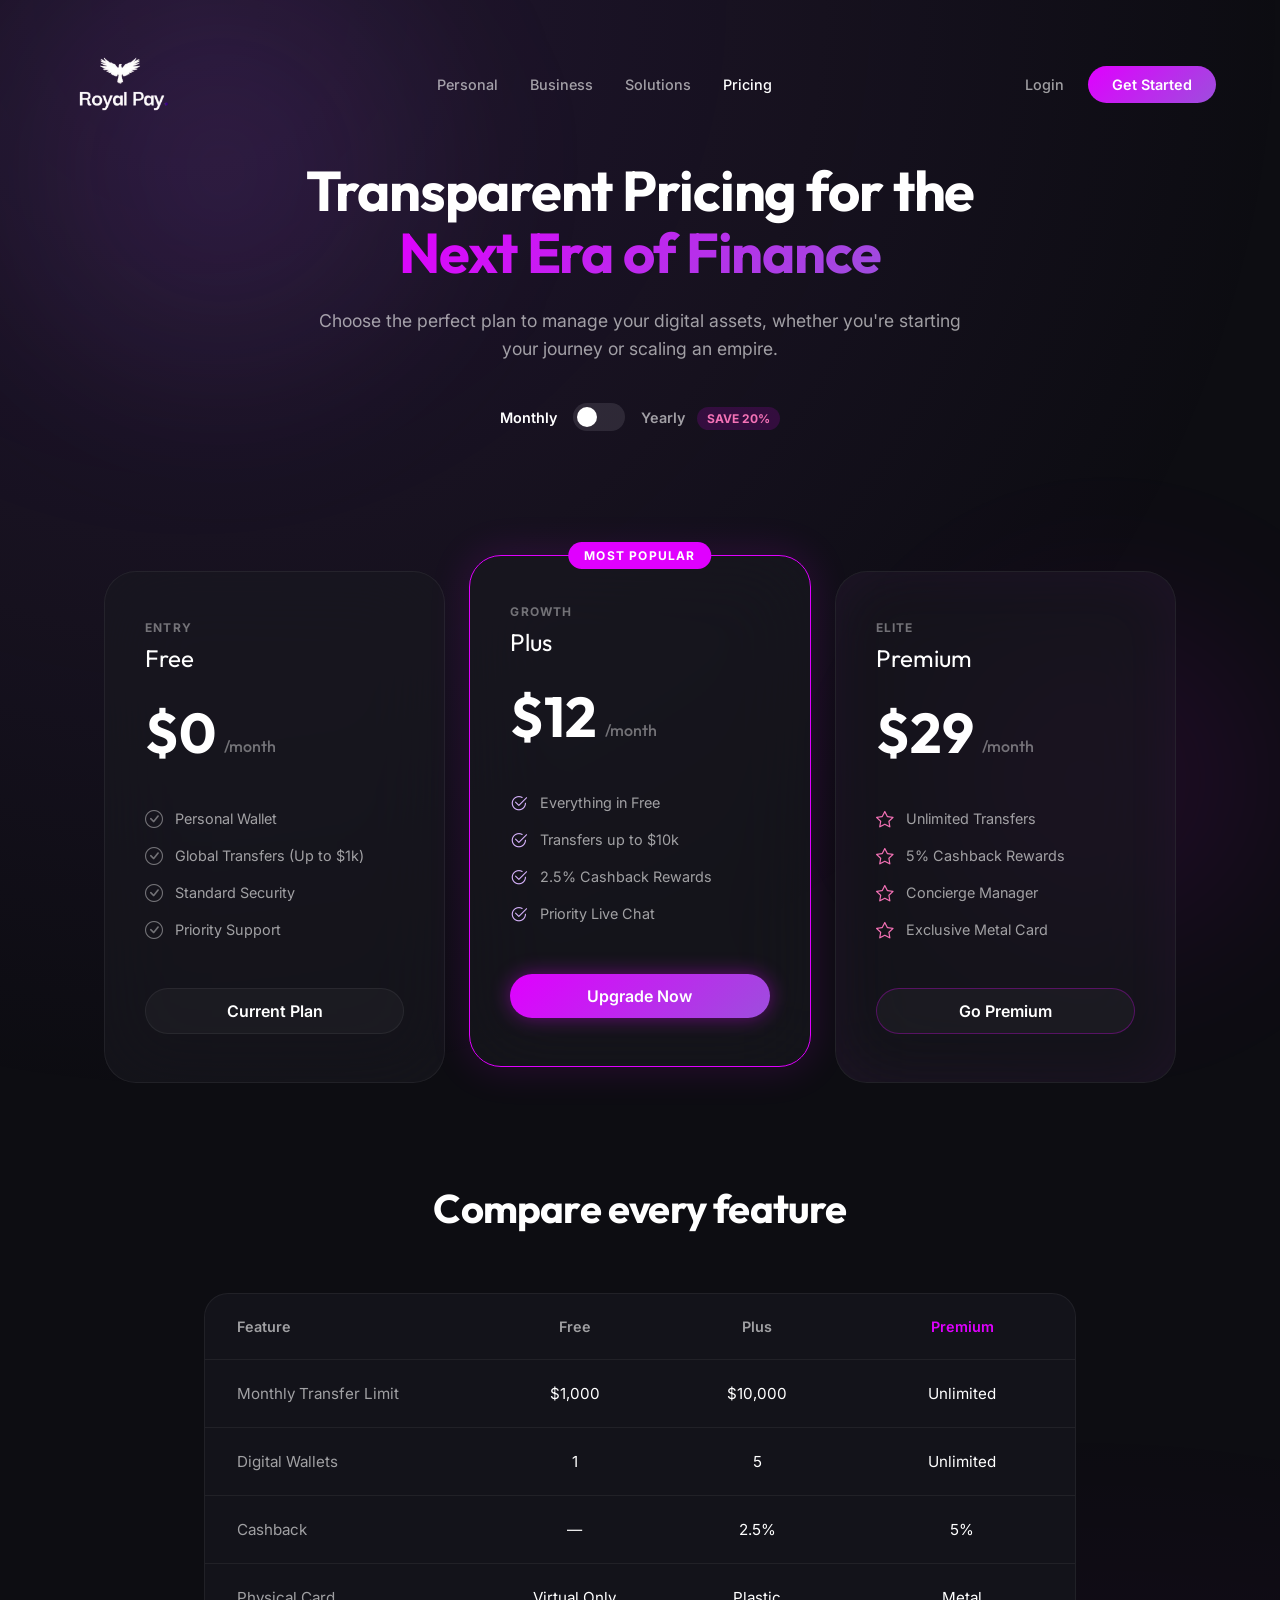
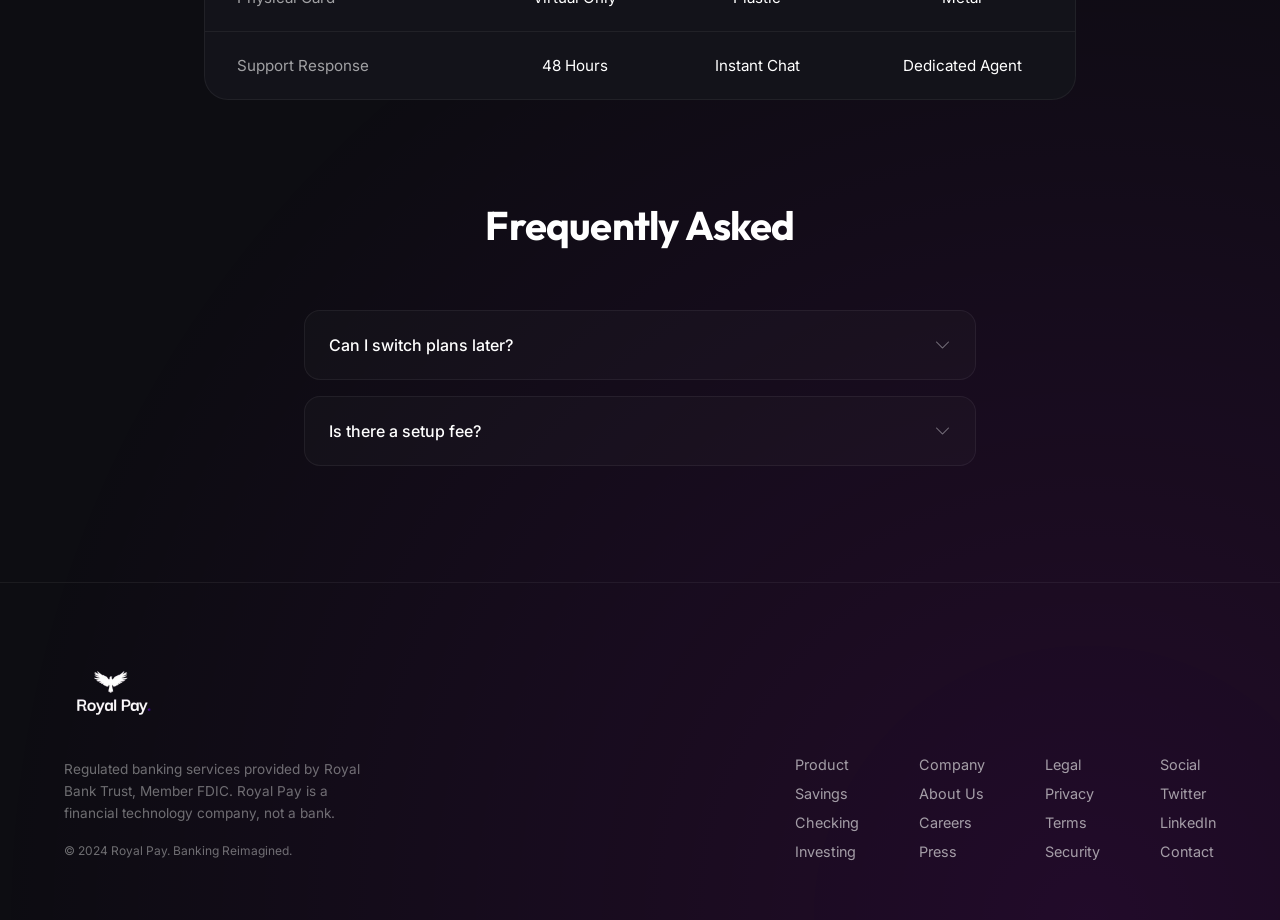
<file: pages/pricing.html>
<!DOCTYPE html>
<html lang="en">
<head>
  <meta charset="UTF-8">
  <meta name="viewport" content="width=device-width, initial-scale=1.0">
  <title>Pricing - Royal Pay</title>
  
  <link rel="stylesheet" href="../Css/global.css">
  <link rel="stylesheet" href="../Css/index.css">
  <link rel="stylesheet" href="../Css/pricing.css">
  <link rel="stylesheet" href="https://cdn.jsdelivr.net/npm/bootstrap-icons@1.11.3/font/bootstrap-icons.min.css">
</head>
<body class="pricing-page">

  <!-- Global Navbar -->
  <nav class="navbar">
    <div class="nav-brand"><a href="../index.html"><img src="../Images/Logo/royal-pay-white.png" alt="Royal Pay" style="width: 120px; display: block;"></a></div>
    <ul class="nav-links">
      <li><a href="#">Personal</a></li>
      <li><a href="#">Business</a></li>
      <li><a href="./solutions.html">Solutions</a></li>
      <li><a href="./pricing.html" class="active">Pricing</a></li>
    </ul>
    <div class="nav-actions">
      <a href="./login.html" class="nav-login">Login</a>
      <a href="./signup.html" class="nav-cta">Get Started</a>
    </div>
  </nav>

  <!-- Pricing Header -->
  <header class="pricing-header">
    <h1>Transparent Pricing for the <span class="text-gradient">Next Era of Finance</span></h1>
    <p>Choose the perfect plan to manage your digital assets, whether you're starting your journey or scaling an empire.</p>
    
    <div class="billing-toggle">
      <span class="billing-label active">Monthly</span>
      <label class="switch">
        <input type="checkbox">
        <span class="slider"></span>
      </label>
      <span class="billing-label">Yearly <span class="badge-save">SAVE 20%</span></span>
    </div>
  </header>

  <!-- Pricing Grid -->
  <section class="pricing-grid">
    
    <!-- Free Tier -->
    <div class="pricing-card">
      <div class="plan-tier">ENTRY</div>
      <div class="plan-name">Free</div>
      <div class="plan-price">$0 <span>/month</span></div>
      
      <ul class="plan-features">
        <li><i class="bi bi-check-circle"></i> Personal Wallet</li>
        <li><i class="bi bi-check-circle"></i> Global Transfers (Up to $1k)</li>
        <li><i class="bi bi-check-circle"></i> Standard Security</li>
        <li><i class="bi bi-check-circle"></i> Priority Support</li>
      </ul>
      
      <a href="#" class="btn-secondary" style="width: 100%;">Current Plan</a>
    </div>

    <!-- Plus Tier -->
    <div class="pricing-card popular">
      <div class="badge-popular">Most Popular</div>
      <div class="plan-tier">GROWTH</div>
      <div class="plan-name">Plus</div>
      <div class="plan-price">$12 <span>/month</span></div>
      
      <ul class="plan-features">
        <li><i class="bi bi-check2-circle"></i> Everything in Free</li>
        <li><i class="bi bi-check2-circle"></i> Transfers up to $10k</li>
        <li><i class="bi bi-check2-circle"></i> 2.5% Cashback Rewards</li>
        <li><i class="bi bi-check2-circle"></i> Priority Live Chat</li>
      </ul>
      
      <a href="#" class="btn-primary" style="width: 100%; box-shadow: 0 0 20px rgba(224,0,255,0.4);">Upgrade Now</a>
    </div>

    <!-- Premium Tier -->
    <div class="pricing-card" style="box-shadow: inset 0 0 60px rgba(224,0,255,0.05);">
      <div class="plan-tier">ELITE</div>
      <div class="plan-name">Premium</div>
      <div class="plan-price">$29 <span>/month</span></div>
      
      <ul class="plan-features">
        <li><i class="bi bi-star"></i> Unlimited Transfers</li>
        <li><i class="bi bi-star"></i> 5% Cashback Rewards</li>
        <li><i class="bi bi-star"></i> Concierge Manager</li>
        <li><i class="bi bi-star"></i> Exclusive Metal Card</li>
      </ul>
      
      <a href="#" class="btn-secondary" style="width: 100%; border-color: rgba(224,0,255,0.3);">Go Premium</a>
    </div>
  </section>

  <!-- Compare Table -->
  <section class="compare-section">
    <h2>Compare every feature</h2>
    <div class="compare-table-wrapper">
      <table class="compare-table">
        <thead>
          <tr>
            <th>Feature</th>
            <th>Free</th>
            <th>Plus</th>
            <th style="color: var(--accent-magenta);">Premium</th>
          </tr>
        </thead>
        <tbody>
          <tr>
            <td>Monthly Transfer Limit</td>
            <td>$1,000</td>
            <td>$10,000</td>
            <td>Unlimited</td>
          </tr>
          <tr>
            <td>Digital Wallets</td>
            <td>1</td>
            <td>5</td>
            <td>Unlimited</td>
          </tr>
          <tr>
            <td>Cashback</td>
            <td>—</td>
            <td>2.5%</td>
            <td>5%</td>
          </tr>
          <tr>
            <td>Physical Card</td>
            <td>Virtual Only</td>
            <td>Plastic</td>
            <td>Metal</td>
          </tr>
          <tr>
            <td>Support Response</td>
            <td>48 Hours</td>
            <td>Instant Chat</td>
            <td>Dedicated Agent</td>
          </tr>
        </tbody>
      </table>
    </div>
  </section>

  <!-- FAQ Section -->
  <section class="faq-section">
    <h2>Frequently Asked</h2>
    
    <div class="faq-item">
      <span class="faq-question">Can I switch plans later?</span>
      <i class="bi bi-chevron-down faq-icon"></i>
    </div>
    
    <div class="faq-item">
      <span class="faq-question">Is there a setup fee?</span>
      <i class="bi bi-chevron-down faq-icon"></i>
    </div>
  </section>

  <!-- Global Footer -->
  <footer class="site-footer">
    <div class="footer-brand">
      <h2><img src="../Images/Logo/royal-pay-white.png" alt="Royal Pay" style="width: 100px; display: block; margin-bottom: 12px;"></h2>
      <p>Regulated banking services provided by Royal Bank Trust, Member FDIC. Royal Pay is a financial technology company, not a bank.</p>
      <p style="margin-top: 16px; font-size: 0.75rem;">&copy; 2024 Royal Pay. Banking Reimagined.</p>
    </div>
    <div class="footer-links">
      <div class="footer-col">
        <a href="#">Product</a>
        <a href="#">Savings</a>
        <a href="#">Checking</a>
        <a href="#">Investing</a>
      </div>
      <div class="footer-col">
        <a href="#">Company</a>
        <a href="#">About Us</a>
        <a href="#">Careers</a>
        <a href="#">Press</a>
      </div>
      <div class="footer-col">
        <a href="#">Legal</a>
        <a href="#">Privacy</a>
        <a href="#">Terms</a>
        <a href="#">Security</a>
      </div>
      <div class="footer-col">
        <a href="#">Social</a>
        <a href="#">Twitter</a>
        <a href="#">LinkedIn</a>
        <a href="#">Contact</a>
      </div>
    </div>
  </footer>

</body>
</html>
</file>
<file: Css/global.css>
@import url('https://fonts.googleapis.com/css2?family=Inter:wght@400;500;600;700;800&family=Outfit:wght@400;500;600;700;800;900&display=swap');

:root {
  /* Royal Pay Ultra-Premium Tokens */
  
  /* Backgrounds */
  --bg-base: #0d0d12;
  --bg-surface: #13131a;
  --bg-surface-elevated: #1c1c26;
  --bg-glass: rgba(255, 255, 255, 0.03);
  --bg-glass-hover: rgba(255, 255, 255, 0.06);

  /* Borders */
  --border-subtle: rgba(255, 255, 255, 0.06);
  --border-strong: rgba(255, 255, 255, 0.12);
  
  /* Typography */
  --text-primary: #ffffff;
  --text-secondary: rgba(255, 255, 255, 0.6);
  --text-muted: rgba(255, 255, 255, 0.4);
  
  /* Accents */
  --accent-purple: #9d4edd;
  --accent-magenta: #e000ff;
  --accent-gradient: linear-gradient(135deg, var(--accent-magenta), var(--accent-purple));
  
  /* Status */
  --success: #10b981;
  --danger: #ef4444;
  --warning: #f59e0b;
  
  /* Shadows & Glows */
  --shadow-card: 0 24px 48px -12px rgba(0, 0, 0, 0.5);
  --glow-primary: 0 0 40px rgba(224, 0, 255, 0.2);
  --glow-purple: 0 0 60px rgba(157, 78, 221, 0.15);
}

/* Base Resets */
*, *::before, *::after {
  box-sizing: border-box;
  margin: 0;
  padding: 0;
}

html {
  scroll-behavior: smooth;
  font-family: 'Inter', -apple-system, sans-serif;
  background-color: var(--bg-base);
  color: var(--text-primary);
  -webkit-font-smoothing: antialiased;
}

body {
  min-height: 100vh;
  overflow-x: hidden;
  background: radial-gradient(circle at 15% 0%, rgba(157, 78, 221, 0.15) 0%, transparent 40%),
              radial-gradient(circle at 85% 100%, rgba(224, 0, 255, 0.1) 0%, transparent 40%);
  background-color: transparent;
}

h1, h2, h3, h4, h5, h6 {
  font-family: 'Outfit', sans-serif;
  font-weight: 700;
  letter-spacing: -0.02em;
}

a {
  color: inherit;
  text-decoration: none;
  transition: all 0.2s ease;
}

ul {
  list-style: none;
}

/* Reusable Glass Components */
.glass-panel {
  background: var(--bg-glass);
  backdrop-filter: blur(24px);
  -webkit-backdrop-filter: blur(24px);
  border: 1px solid var(--border-subtle);
  border-radius: 24px;
  box-shadow: var(--shadow-card);
}

.text-gradient {
  background: var(--accent-gradient);
  -webkit-background-clip: text;
  -webkit-text-fill-color: transparent;
  background-clip: text;
}

/* Buttons */
.btn-primary {
  background: var(--accent-gradient);
  color: #fff;
  padding: 12px 28px;
  border-radius: 99px;
  font-weight: 600;
  font-family: 'Inter', sans-serif;
  border: none;
  cursor: pointer;
  box-shadow: var(--glow-primary);
  transition: transform 0.2s ease, box-shadow 0.2s ease;
  display: inline-flex;
  align-items: center;
  justify-content: center;
}

.btn-primary:hover {
  transform: translateY(-2px);
  box-shadow: 0 0 50px rgba(224, 0, 255, 0.3);
}

.btn-secondary {
  background: var(--bg-glass);
  color: var(--text-primary);
  padding: 12px 28px;
  border-radius: 99px;
  font-weight: 600;
  border: 1px solid var(--border-subtle);
  cursor: pointer;
  transition: background 0.2s ease;
  display: inline-flex;
  align-items: center;
  justify-content: center;
}

.btn-secondary:hover {
  background: var(--bg-glass-hover);
}

/* Forms */
.input-group {
  display: flex;
  flex-direction: column;
  gap: 8px;
}

.input-group label {
  font-size: 0.85rem;
  font-weight: 500;
  color: var(--text-secondary);
}

.input-field {
  background: var(--bg-surface);
  border: 1px solid var(--border-strong);
  color: var(--text-primary);
  padding: 16px 20px;
  border-radius: 12px;
  font-family: 'Inter', sans-serif;
  font-size: 1rem;
  transition: border-color 0.2s ease, box-shadow 0.2s ease;
}

.input-field:focus {
  outline: none;
  border-color: var(--accent-purple);
  box-shadow: 0 0 0 3px rgba(157, 78, 221, 0.15);
}

.input-field::placeholder {
  color: var(--text-muted);
}

/* Animated Background Bloops */
@keyframes floatBloop {
  0% {
    transform: translate(0, 0) scale(1);
    opacity: 0.5;
  }
  33% {
    transform: translate(30px, -50px) scale(1.1);
    opacity: 0.8;
  }
  66% {
    transform: translate(-20px, 20px) scale(0.9);
    opacity: 0.6;
  }
  100% {
    transform: translate(0, 0) scale(1);
    opacity: 0.5;
  }
}

.auth-page::before,
body.pricing-page::before,
body.solutions-page::before {
  content: '';
  position: fixed;
  top: -20%; left: -10%;
  width: 700px; height: 700px;
  background: radial-gradient(circle, rgba(157, 78, 221, 0.15) 0%, transparent 60%);
  pointer-events: none;
  z-index: -1;
  animation: floatBloop 15s ease-in-out infinite;
  filter: blur(60px);
}

.auth-page::after,
body.pricing-page::after,
body.solutions-page::after {
  content: '';
  position: fixed;
  bottom: -20%; right: -10%;
  width: 600px; height: 600px;
  background: radial-gradient(circle, rgba(224, 0, 255, 0.1) 0%, transparent 60%);
  pointer-events: none;
  z-index: -1;
  animation: floatBloop 18s ease-in-out infinite reverse;
  filter: blur(60px);
}

/* ── Glowing Blobs (Used in dashboard) ── */
.blob {
  position: absolute;
  border-radius: 50%;
  filter: blur(80px);
  z-index: 0;
  pointer-events: none;
  opacity: 0.6;
}

.blob-one {
  width: 400px;
  height: 400px;
  background: radial-gradient(circle, rgba(128,63,198,0.2), transparent 70%);
  top: -100px;
  left: -100px;
  animation: floatBloop 12s ease-in-out infinite alternate;
}

.blob-two {
  width: 500px;
  height: 500px;
  background: radial-gradient(circle, rgba(92,219,179,0.15), transparent 70%);
  bottom: -150px;
  right: -100px;
  animation: floatBloop 15s ease-in-out infinite alternate-reverse;
}
</file>
<file: Css/index.css>
/* ─── Global Navbar ──────────────────────────────────────────────────────────── */
.navbar {
  display: flex;
  justify-content: space-between;
  align-items: center;
  padding: 24px 5%;
  position: absolute;
  top: 0; left: 0; right: 0;
  z-index: 100;
}

.nav-brand {
  font-family: 'Outfit', sans-serif;
  font-size: 1.5rem;
  font-weight: 800;
  color: #fff;
  letter-spacing: -0.02em;
}

.nav-brand img {
width: 120px;
}

.nav-links {
  display: flex;
  gap: 32px;
}

.nav-links a {
  color: var(--text-secondary);
  font-size: 0.9rem;
  font-weight: 500;
}

.nav-links a:hover, .nav-links a.active {
  color: var(--text-primary);
}

.nav-actions {
  display: flex;
  align-items: center;
  gap: 24px;
}

.nav-login {
  color: var(--text-secondary);
  font-weight: 500;
  font-size: 0.9rem;
}

.nav-login:hover {
  color: var(--text-primary);
}

.nav-cta {
  background: var(--accent-gradient);
  color: #fff;
  padding: 10px 24px;
  border-radius: 99px;
  font-size: 0.9rem;
  font-weight: 600;
}

/* ─── Hero Section ───────────────────────────────────────────────────────────── */
.hero {
  padding: 160px 5% 100px;
  display: grid;
  grid-template-columns: 1fr 1fr;
  gap: 80px;
  align-items: center;
  position: relative;
  z-index: 10;
}

.hero-pill {
  display: inline-flex;
  align-items: center;
  gap: 8px;
  padding: 6px 16px;
  background: rgba(255,255,255,0.05);
  border: 1px solid var(--border-subtle);
  border-radius: 99px;
  font-size: 0.8rem;
  color: var(--text-secondary);
  margin-bottom: 24px;
}

.hero h1 {
  font-size: 4.5rem;
  line-height: 1.1;
  margin-bottom: 24px;
}

.hero p {
  font-size: 1.125rem;
  color: var(--text-secondary);
  line-height: 1.6;
  margin-bottom: 40px;
  max-width: 480px;
}

.hero-actions {
  display: flex;
  gap: 16px;
}

/* Balance Card */
.balance-card-wrapper {
  position: relative;
  width: 340px; /* Base width */
  margin: 0 auto;
  perspective: 1000px;
}

.balance-card {
  background: rgba(20, 20, 28, 0.8);
  backdrop-filter: blur(24px);
  border: 1px solid var(--border-strong);
  border-radius: 20px; /* Standard cards have tighter radii */
  padding: 24px;
  box-shadow: 0 40px 80px rgba(0,0,0,0.5), inset 0 2px 20px rgba(255,255,255,0.05);
  position: relative;
  overflow: hidden;
  
  /* Enforce ATM Card Dimensions (Aspect Ratio 1.586) */
  aspect-ratio: 1.586;
  width: 100%;
  display: flex;
  flex-direction: column;
  justify-content: space-between;
}

.balance-card::before {
  content: '';
  position: absolute;
  top: 0; left: 0; right: 0; bottom: 0;
  background: radial-gradient(circle at top right, rgba(157, 78, 221, 0.2), transparent 70%);
  pointer-events: none;
}

.card-logo {
  font-family: 'Outfit', sans-serif;
  font-weight: 700;
  font-size: 1.25rem;
  /* Removed margin-bottom since flex-space handles distribution */
}

.card-label {
  font-size: 0.75rem;
  color: var(--text-muted);
  text-transform: uppercase;
  letter-spacing: 0.1em;
  margin-bottom: 4px;
}

.card-balance {
  font-size: 2.5rem;
  font-weight: 700;
  font-family: 'Outfit', sans-serif;
  margin-bottom: 80px;
}

.card-chip {
  width: 40px;
  height: 28px;
  background: rgba(255,255,255,0.1);
  border-radius: 6px;
}

/* ─── Bento Grid Features ────────────────────────────────────────────────────── */
.features {
  padding: 80px 5%;
  display: grid;
  grid-template-columns: repeat(2, 1fr);
  gap: 24px;
}

.bento-card {
  background: var(--bg-surface);
  border: 1px solid var(--border-subtle);
  border-radius: 24px;
  padding: 40px;
  display: flex;
  flex-direction: column;
  position: relative;
  overflow: hidden;
}

.bento-card-large {
  grid-column: span 2;
  display: grid;
  grid-template-columns: 1fr 1fr;
  gap: 40px;
  align-items: center;
}

.bento-icon {
  width: 48px;
  height: 48px;
  background: rgba(255,255,255,0.05);
  border-radius: 12px;
  display: flex;
  align-items: center;
  justify-content: center;
  margin-bottom: 24px;
  font-size: 20px;
}

.bento-card h3 {
  font-size: 1.75rem;
  margin-bottom: 16px;
}

.bento-card p {
  color: var(--text-secondary);
  line-height: 1.6;
  margin-bottom: 24px;
}

.bento-list {
  display: flex;
  flex-direction: column;
  gap: 12px;
}

.bento-list li {
  display: flex;
  align-items: center;
  gap: 8px;
  font-size: 0.85rem;
  color: var(--text-secondary);
}

.bento-list i {
  color: var(--success);
}

.pill-group {
  display: flex;
  gap: 12px;
  flex-wrap: wrap;
}

.pill {
  padding: 6px 16px;
  background: rgba(255,255,255,0.05);
  border-radius: 99px;
  font-size: 0.8rem;
  color: var(--text-secondary);
  border: 1px solid var(--border-subtle);
}

/* Graphic elements inside bento */
.bento-graphic {
  background: var(--bg-surface-elevated);
  border: 1px solid var(--border-strong);
  border-radius: 16px;
  padding: 24px;
  display: flex;
  flex-direction: column;
  gap: 16px;
}

.chart-header {
  text-align: center;
}

.chart-header .label {
  font-size: 0.75rem;
  color: var(--text-muted);
  text-transform: uppercase;
  letter-spacing: 0.1em;
}

.chart-header .value {
  font-size: 2rem;
  font-weight: 700;
  font-family: 'Outfit', sans-serif;
  margin: 4px 0;
}

.chart-header .change {
  color: var(--accent-magenta);
  font-size: 0.85rem;
  font-weight: 600;
}

.bars {
  display: flex;
  align-items: flex-end;
  justify-content: center;
  gap: 8px;
  height: 80px;
}

.bar {
  width: 12px;
  background: rgba(255,255,255,0.1);
  border-radius: 4px;
}
.bar:last-child {
  background: var(--accent-purple);
  box-shadow: 0 0 16px var(--accent-purple);
}

.progress-row {
  display: flex;
  flex-direction: column;
  gap: 8px;
}
.progress-label {
  display: flex;
  justify-content: space-between;
  font-size: 0.85rem;
  color: var(--text-secondary);
}
.progress-bar-bg {
  height: 6px;
  background: rgba(255,255,255,0.1);
  border-radius: 99px;
  overflow: hidden;
}
.progress-fill {
  height: 100%;
  background: var(--accent-magenta);
  border-radius: 99px;
}

/* ─── Footer CTA ─────────────────────────────────────────────────────────────── */
.footer-cta {
  margin: 80px 5%;
  background: linear-gradient(180deg, var(--bg-surface), var(--bg-base));
  border: 1px solid var(--border-strong);
  border-radius: 32px;
  padding: 80px 5%;
  text-align: center;
  display: flex;
  flex-direction: column;
  align-items: center;
}

.footer-cta h2 {
  font-size: 3rem;
  margin-bottom: 24px;
}

.footer-cta p {
  color: var(--text-secondary);
  font-size: 1.1rem;
  margin-bottom: 40px;
  max-width: 400px;
}

.rating-widget {
  display: flex;
  align-items: center;
  gap: 16px;
  margin-left: 24px;
}

.avatars {
  display: flex;
}
.avatars img {
  width: 32px; height: 32px;
  border-radius: 50%;
  border: 2px solid var(--bg-base);
  margin-left: -12px;
}
.avatars img:first-child { margin-left: 0; }

.rating-text {
  text-align: left;
  font-size: 0.8rem;
  color: var(--text-secondary);
  line-height: 1.4;
}

.cta-action-row {
  display: flex;
  align-items: center;
}

/* ─── Global Footer ──────────────────────────────────────────────────────────── */
.site-footer {
  padding: 60px 5%;
  border-top: 1px solid var(--border-subtle);
  display: flex;
  justify-content: space-between;
  align-items: flex-end;
}

.footer-brand h2 {
  font-size: 1.5rem;
  margin-bottom: 16px;
}

.footer-brand p {
  color: var(--text-muted);
  font-size: 0.85rem;
  max-width: 300px;
  line-height: 1.6;
}

.footer-links {
  display: flex;
  gap: 60px;
}

.footer-col {
  display: flex;
  flex-direction: column;
  gap: 12px;
}

.footer-col a {
  color: var(--text-secondary);
  font-size: 0.9rem;
}
.footer-col a:hover {
  color: var(--text-primary);
}

@media (max-width: 1024px) {
  .hero { grid-template-columns: 1fr; text-align: center; }
  .hero p { margin: 0 auto 40px auto; }
  .hero-actions { justify-content: center; }
  .features { grid-template-columns: 1fr; }
  .bento-card-large { grid-template-columns: 1fr; grid-column: span 1; }
  .site-footer { flex-direction: column; gap: 40px; align-items: flex-start; }
}

@media (max-width: 768px) {
  .navbar { flex-direction: column; gap: 16px; padding: 20px; }
  .nav-links { flex-wrap: wrap; justify-content: center; gap: 16px; }
  .hero h1 { font-size: 3rem; }
  .cta-section h2 { font-size: 2.5rem; }
  .balance-card-wrapper { max-width: 100%; transform: scale(0.9); }
  .footer-links { flex-wrap: wrap; gap: 32px; }
}

@media (max-width: 480px) {
  .nav-actions { flex-direction: column; width: 100%; gap: 12px; }
  .nav-login, .nav-cta { width: 100%; text-align: center; }
  .hero { padding: 180px 5% 60px; }
  .hero h1 { font-size: 2.25rem; }
  .hero-actions { flex-direction: column; width: 100%; gap: 16px; }
  .hero-actions .btn-primary, .hero-actions .btn-secondary { width: 100%; }
  .balance-card-wrapper { transform: scale(0.85); width: 100%; }
  .features { padding: 60px 5%; gap: 16px; }
  .bento-card { padding: 24px; }
  .bento-card h3 { font-size: 1.5rem; }
}

@media (max-width: 320px) {
  .hero h1 { font-size: 2rem; }
  .balance-card-wrapper { transform: scale(0.75); }
  .nav-links { gap: 12px; font-size: 0.9rem; }
}
</file>
<file: Css/pricing.css>
body.pricing-page {
  position: relative;
  background-color: transparent;
}

.pricing-header {
  text-align: center;
  padding: 160px 5% 60px;
  max-width: 800px;
  margin: 0 auto;
}

.pricing-header h1 {
  font-size: 3.5rem;
  line-height: 1.1;
  margin-bottom: 24px;
}

.pricing-header p {
  font-size: 1.1rem;
  color: var(--text-secondary);
  line-height: 1.6;
  margin-bottom: 40px;
}

/* Toggle Switch */
.billing-toggle {
  display: flex;
  align-items: center;
  justify-content: center;
  gap: 16px;
  margin-bottom: 80px;
}

.billing-label {
  font-size: 0.9rem;
  font-weight: 600;
  color: var(--text-secondary);
}

.billing-label.active {
  color: var(--text-primary);
}

.switch {
  position: relative;
  display: inline-block;
  width: 52px;
  height: 28px;
}

.switch input {
  opacity: 0;
  width: 0;
  height: 0;
}

.slider {
  position: absolute;
  cursor: pointer;
  top: 0; left: 0; right: 0; bottom: 0;
  background-color: rgba(255,255,255,0.1);
  transition: .4s;
  border-radius: 34px;
}

.slider:before {
  position: absolute;
  content: "";
  height: 20px;
  width: 20px;
  left: 4px;
  bottom: 4px;
  background-color: white;
  transition: .4s;
  border-radius: 50%;
}

input:checked + .slider {
  background-color: var(--accent-magenta);
}

input:checked + .slider:before {
  transform: translateX(24px);
}

.badge-save {
  background: rgba(224, 0, 255, 0.15);
  color: #f472b6;
  padding: 4px 10px;
  border-radius: 99px;
  font-size: 0.75rem;
  font-weight: 700;
  margin-left: 8px;
}

/* Pricing Grid */
.pricing-grid {
  display: grid;
  grid-template-columns: repeat(3, 1fr);
  gap: 24px;
  padding: 0 5% 100px;
  max-width: 1200px;
  margin: 0 auto;
}

.pricing-card {
  background: rgba(26, 26, 32, 0.6);
  backdrop-filter: blur(40px);
  -webkit-backdrop-filter: blur(40px);
  border: 1px solid var(--border-subtle);
  border-radius: 32px;
  padding: 48px 40px;
  display: flex;
  flex-direction: column;
  position: relative;
}

.pricing-card.popular {
  border: 1px solid var(--accent-magenta);
  box-shadow: 0 0 40px rgba(224, 0, 255, 0.15);
  transform: translateY(-16px);
}

.badge-popular {
  position: absolute;
  top: -14px;
  left: 50%;
  transform: translateX(-50%);
  background: var(--accent-magenta);
  color: #fff;
  padding: 6px 16px;
  border-radius: 99px;
  font-size: 0.75rem;
  font-weight: 700;
  letter-spacing: 0.1em;
  text-transform: uppercase;
  white-space: nowrap;
}

.plan-tier {
  font-size: 0.75rem;
  text-transform: uppercase;
  letter-spacing: 0.1em;
  color: var(--text-muted);
  font-weight: 700;
  margin-bottom: 8px;
}

.plan-name {
  font-size: 1.5rem;
  font-family: 'Outfit', sans-serif;
  margin-bottom: 24px;
}

.plan-price {
  font-size: 3.5rem;
  font-weight: 700;
  font-family: 'Outfit', sans-serif;
  margin-bottom: 40px;
  display: flex;
  align-items: flex-end;
}

.plan-price span {
  font-size: 1rem;
  color: var(--text-muted);
  font-weight: 500;
  margin-bottom: 12px;
  margin-left: 8px;
}

.plan-features {
  display: flex;
  flex-direction: column;
  gap: 16px;
  margin-bottom: 48px;
  flex: 1;
}

.plan-features li {
  display: flex;
  align-items: center;
  gap: 12px;
  font-size: 0.9rem;
  color: var(--text-secondary);
}

.plan-features i {
  color: var(--text-muted);
  font-size: 1.1rem;
}
.pricing-card.popular .plan-features i {
  color: #d8b4fe; /* Purple checkmarks */
}
.pricing-card:last-child .plan-features i {
  color: #f472b6; /* Magenta checkmarks */
}

/* Compare Table Section */
.compare-section {
  padding: 0 5% 100px;
  max-width: 1000px;
  margin: 0 auto;
}

.compare-section h2 {
  text-align: center;
  font-size: 2.5rem;
  margin-bottom: 60px;
}

.compare-table-wrapper {
  background: var(--bg-surface);
  border: 1px solid var(--border-subtle);
  border-radius: 24px;
  overflow: hidden;
}

.compare-table {
  width: 100%;
  border-collapse: collapse;
}

.compare-table th, .compare-table td {
  padding: 24px 32px;
  text-align: center;
  border-bottom: 1px solid var(--border-subtle);
}

.compare-table th:first-child, .compare-table td:first-child {
  text-align: left;
}

.compare-table th {
  font-weight: 600;
  font-size: 0.9rem;
  color: var(--text-secondary);
}

.compare-table td {
  font-size: 0.95rem;
}

.compare-table td:first-child {
  color: var(--text-secondary);
}

.compare-table tr:last-child td {
  border-bottom: none;
}

/* FAQ Section */
.faq-section {
  padding: 0 5% 100px;
  max-width: 800px;
  margin: 0 auto;
}

.faq-section h2 {
  text-align: center;
  font-size: 2.5rem;
  margin-bottom: 60px;
}

.faq-item {
  background: rgba(255,255,255,0.02);
  border: 1px solid var(--border-subtle);
  border-radius: 16px;
  padding: 24px;
  margin-bottom: 16px;
  display: flex;
  justify-content: space-between;
  align-items: center;
  cursor: pointer;
  transition: background 0.2s ease;
}

.faq-item:hover {
  background: rgba(255,255,255,0.05);
}

.faq-question {
  font-size: 1rem;
  font-weight: 500;
}

.faq-icon {
  color: var(--text-muted);
}

@media (max-width: 900px) {
  .pricing-grid {
    grid-template-columns: 1fr;
  }
  .pricing-card.popular {
    transform: none;
  }
  .compare-table th, .compare-table td {
    padding: 16px;
  }
}
</file>
